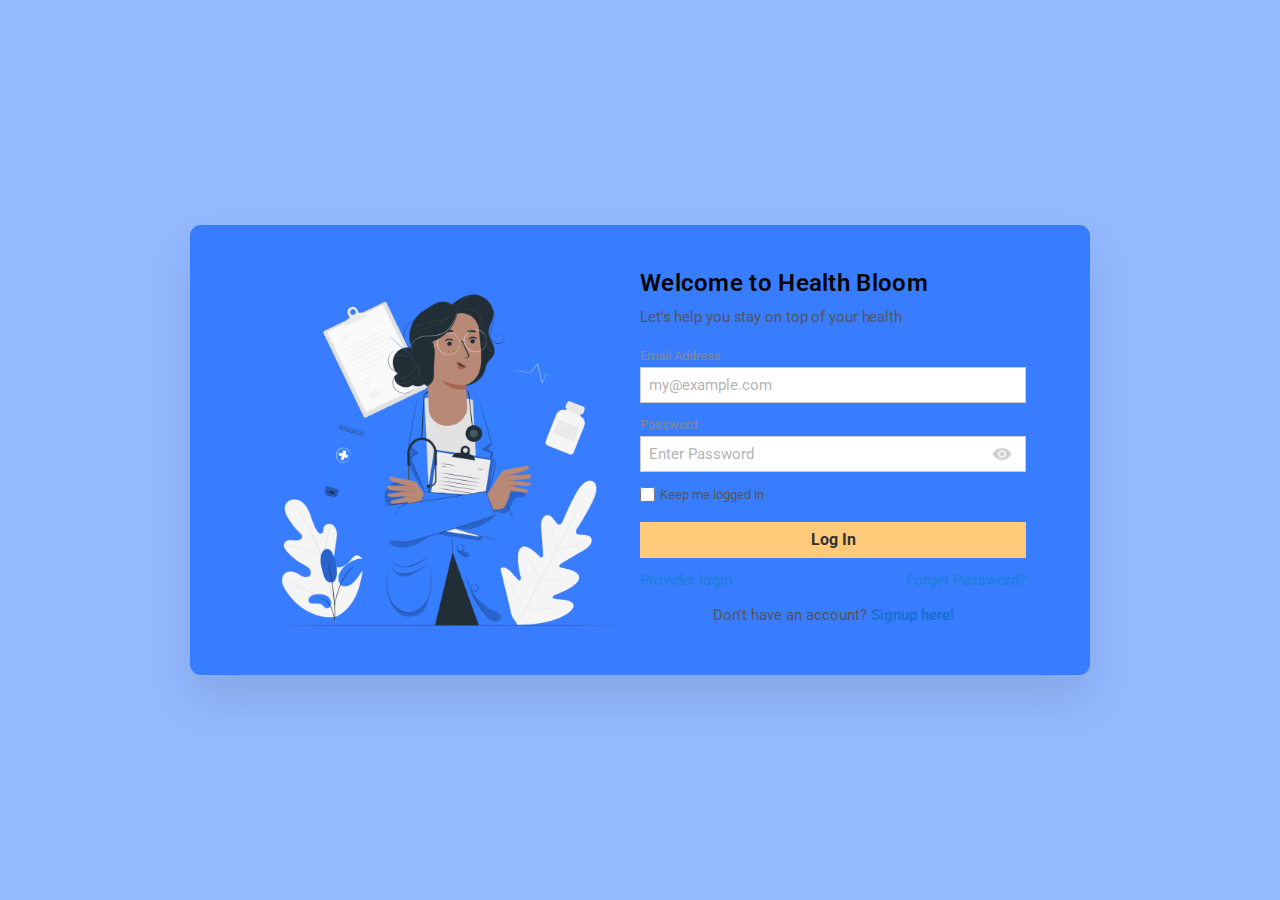
<file: index.html>
<!DOCTYPE html>
<html lang="en">

<head>
  <meta charset="UTF-8" />
  <meta http-equiv="X-UA-Compatible" content="IE=edge" />
  <meta name="viewport" content="width=device-width, initial-scale=1.0" />
  <title>Document</title>
  <link rel="preconnect" href="https://fonts.googleapis.com" />
  <link rel="preconnect" href="https://fonts.gstatic.com" crossorigin="" />
  <link href="https://fonts.googleapis.com/css2?family=Roboto:wght@300;400;500;700&amp;display=swap" rel="stylesheet" />
  <link rel="stylesheet" href="login.css" />
  <script src="login.js" defer></script>
</head>

<body>
  <section>
    <div class="container">
      <div class="login-img"></div>
      <div class="login-form">
        <h1 class="heading-primary">Welcome to Health Bloom</h1>
        <h3 class="heading-secondary">
          Let's help you stay on top of your health
        </h3>
        <div class="error-popup hidden">
          <p class="error-msg"><span class="error-msg-text">Incorrect username or password.</span>
            <img class="error-msg-close" src="images/icons8-close-24.png" alt="" />
          </p>
        </div>
        <form id="login-form-data">
          <div>
            <label class="label" for="useremail">Email Address</label>
            <input type="email" id="useremail" name="useremail" placeholder="my@example.com" required />
          </div>
          <div class="password-container">
            <label class="label" for="userpassword">Password</label>
            <input type="password" id="userpassword" name="userpassword" placeholder="Enter Password" required />
            <img class="eye-icon" onclick="showPassword('userpassword')" src="images/icons8-eye-16.png" alt="">
          </div>
          <div class="check-box">
            <input type="checkbox" id="chkbox" />
            <label class="checkbox-label" for="chkbox">
              Keep me logged in</label>
          </div>
          <button class="btn-signup" type="submit">Log In</button>
        </form>
        <div class="footer">
          <div class="login-forget-link">
            <a href="#" class="provider-login">Provider login</a>
            <a href="#" class="forget-password"> Forget Password? </a>
          </div>


          <p class='margin-bottom-md'>
            Don't have an account?
            <a id="register-page-link" class="signup-link"> Signup here!</a>
          </p>
        </div>
      </div>
      <div class="register-form hidden">
        <h1 class="heading-primary margin-bottom-sm">Register to Health Bloom</h1>
        <form name="registerFrom" id="register-form-data">
          <div>
            <label class="label" for="username">First Name</label>
            <input type="text" id="firstname" name="firstname" value="" placeholder="John" required minlength="4" />
            <label class="label" for="username">Last Name</label>
            <input type="text" id="lastname" name="lastname" value="" placeholder="smith" required minlength="1" />
            <div>
              <label class="label" for="uemail">Email Address</label>
              <input type="email" id="uemail" name="useremail" value="" placeholder="my@example.com" required />
              <div>
                <label class="label" for="usernumber">Phone No</label>
                <input type="text" id="usernumber" value="" name="usernumber"
                  placeholder=" Enter 10 digit Mobile Number. " required attern="[6-9]{1}[0-9]{9}"
                  title="Phone number with 6-9 and remaing 9 digit with 0-9" />

              </div>
              <div class="password-container">
                <label class="label" for="userpwd">Password</label>
                <input type="password" value="" id="userpwd" name="userpassword" placeholder="Enter Password" required
                  pattern="^(?=.*[a-z])(?=.*[A-Z])(?=.*[0-9])(?=.*[!@#$%^&*_=+-]).{8,12}$"
                  title='At least 1 Uppercase,1 Lowercase,1 Number,1 Symbol,Min 8 chars' />
                <img class="eye-icon" onclick="showPassword('userpwd')" src="images/icons8-eye-16.png" alt="">
              </div>
              <div class="check-box">
                <input type="checkbox" id="agree" name="agree" required />
                <label class="checkbox-label" for="agree">
                  I agree with Terms and Conditions</label>
              </div>
              <button type="submit" class="btn-signup">GET STARTED</button>
        </form>
        <div class="footer">

          <p>
            Do have an account?
            <a id="login-page-link" class="signup-link">Login here!</a>
          </p>
        </div>
      </div>
    </div>
  </section>
  <div class="success-popup hidden">
    <div class="popup-container">
      <div class="success-img"><img src="images/icons8-done-128.png" alt="success-icon"></div>
      <div class="success-cont">
        <h2 class="success-title">Success!</h2>
        <p class="success-text">Your account has been created successfully.</p>
        <button class="success-btn"> <a class="success-link" href="index.html">Go to Login &rarr;</a></button>
        <button class="success-popup-closebtn"><img class="success-popup-close" src="images/icons8-close-24.png"
            alt=""></button>
      </div>
    </div>
  </div>
</body>

</html>
</file>
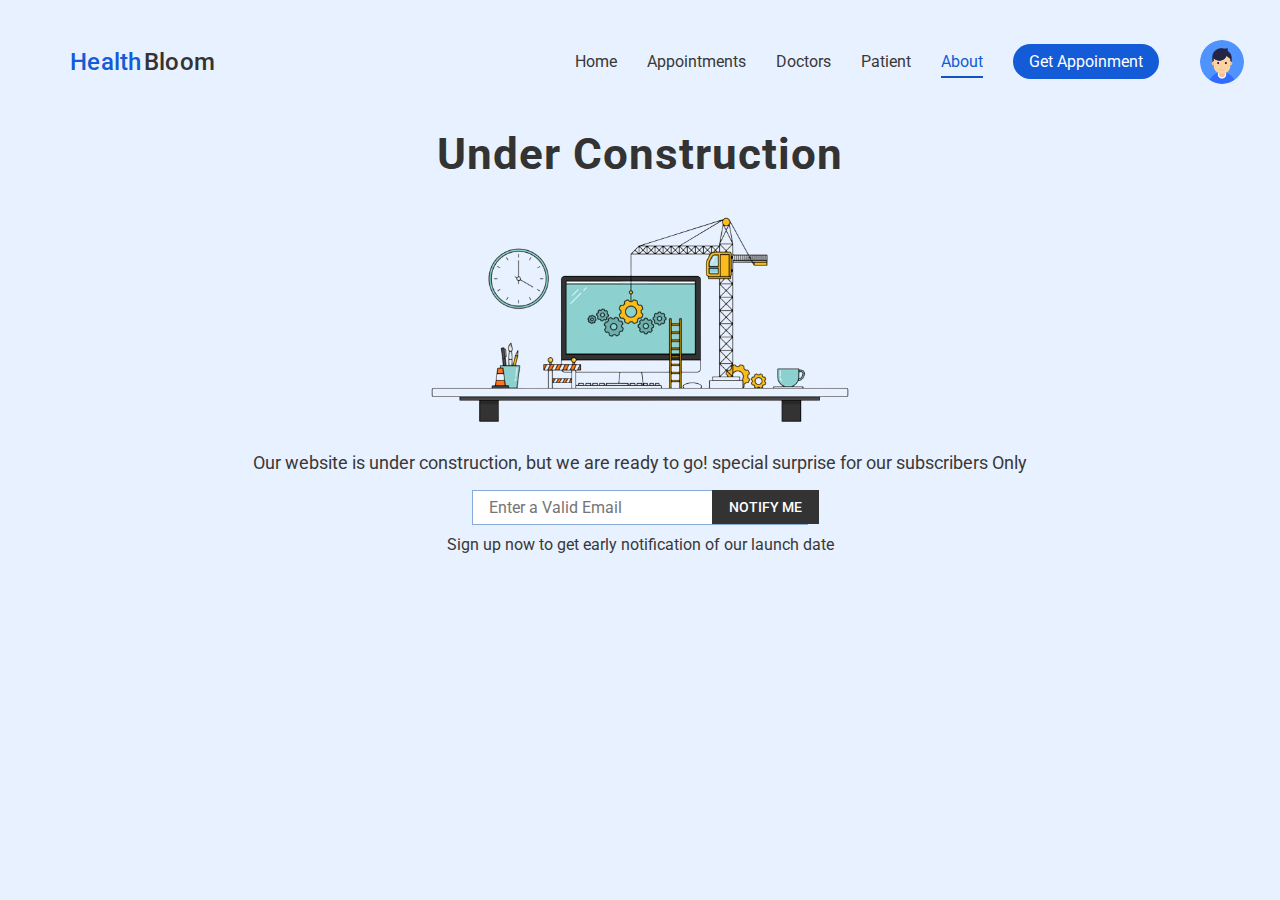
<file: about.html>
<!DOCTYPE html>
<html lang="en">
  <head>
    <meta charset="UTF-8" />
    <meta http-equiv="X-UA-Compatible" content="IE=edge" />
    <meta name="viewport" content="width=device-width, initial-scale=1.0" />
    <title>Service</title>
    <link rel="preconnect" href="https://fonts.googleapis.com" />
    <link rel="preconnect" href="https://fonts.gstatic.com" crossorigin="" />
    <link
      href="https://fonts.googleapis.com/css2?family=Roboto:wght@300;400;500;700&amp;display=swap"
      rel="stylesheet"
    />
    <link rel="stylesheet" href="homepage.css" />
    <link rel="stylesheet" href="form.css" />
    <link rel="stylesheet" href="under-construction.css" />
    <script src="script.js" defer></script>
  </head>
  <body>
    <header class="header">
      <div class="logo">
        <span>Health</span>
        <span>Bloom</span>
      </div>
      <nav>
        <ul class="nav-list">
          <li>
            <a href="homepage.html" id="homepage-link">Home</a>
          </li>
          <li>
            <a href="appointment.html" id="appoinmentpage-link"
              >Appointments</a
            >
          </li>
          <li><a href="doctors.html">Doctors</a></li>
          <li><a href="patient.html">Patient</a></li>
          <li><a class="active" href="about.html">About</a></li>
          <li onclick="showAppoinmentForm()" class="btn btn-primary">
            <a>Get Appoinment</a>
          </li>
          <li class="profile">
            <a href="#"><div class="profile-logo"></div></a>
          </li>
        </ul>
        <div class="show-profile">
          <div class="profile-details">
            <p class="profile-name">UserName</p>
            <p class="profile-email">abc@gmail.com</p>
            <a
              onclick="localStorage.removeItem('currentUserLoginData')"
              class="logout"
              href="index.html"
              >Logout</a
            >
          </div>
        </div>
      </nav>
    </header>
    <section class="work-section">
      <div class="work-container">
        <h1>Under Construction</h1>
        <img src="images/under-construnction-removebg-preview.png" alt="" />
        <p class="work-subscribe-text">
          Our website is under construction, but we are ready to go! special
          surprise for our subscribers Only
        </p>
        <div class="work-subscribe">
          <input
            class="work-subscribe-input"
            type="text"
            placeholder="Enter a Valid Email"
          />
        </div>
        <p class="work-signup-text">
          Sign up now to get early notification of our launch date
        </p>
      </div>
    </section>
    <section class="form-section">
      <div class="form-main-container">
        <div class="form-container">
          <header class="form-header">
            <h1 class="form-heading">New Patient Appoinment Form</h1>
          </header>
          <form action="#" id="appoinment-form" name="appoinmentform">
            <div>
              <label class="label">FullName</label>
              <div class="input-box input-fulname">
                <div>
                  <input
                    type="text"
                    id="userfirstname"
                    name="first_name"
                    placeholder="John "
                  />
                  <label class="label-secondary" for="username"
                    >First Name</label
                  >
                </div>
                <div>
                  <input
                    type="text"
                    id="userlastname"
                    name="last_name"
                    placeholder="Smith"
                  />
                  <label class="label-secondary" for="username"
                    >Last Name</label
                  >
                </div>
              </div>
            </div>
            <div class="input-box">
              <div>
                <label class="label" for="useremail">Email Address</label>
                <input
                  type="email"
                  id="useremail"
                  name="email_id"
                  placeholder="my@example.com"
                />
              </div>
              <div>
                <label class="label" for="usernumber">Phone No</label>
                <input
                  type="text"
                  id="usernumber"
                  name="phone_number"
                  placeholder=" +91 00000 00000"
                />
              </div>
            </div>
            <div class="input-box">
              <div>
                <label class="label" for="dob">Date of Birth</label>
                <input
                  type="date"
                  id="userdob"
                  name="date_of_birth"
                  placeholder="Date of birth"
                />
              </div>
              <div class="input-field">
                <label class="label">Gender</label>
                <div class="gender">
                  <div>
                    <input
                      type="radio"
                      name="gender"
                      value="Male"
                      id="gen1"
                    /><label for="gen1">Male</label>
                  </div>
                  <div>
                    <input
                      type="radio"
                      name="gender"
                      value="Female"
                      id="gen2"
                    /><label for="gen2">Female</label>
                  </div>
                </div>
              </div>
            </div>
            <div>
              <label class="label">Address</label>
              <div class="address">
                <input type="text" name="address" placeholder=" House No.." />
                <!-- <input type="text" name="searchTxt" placeholder="Street Address" />
                <input class="address-input" name="searchTxt" type="text" placeholder="City" />
                <input
                  class="address-input"
                  type="text"
                  name="searchTxt"
                  placeholder="District"
                />
                <input
                  class="address-input"
                  type="text"
                  name="searchTxt"
                  placeholder="State / Province"
                />
                <input
                  class="address-input"
                  type="text"
                  name="searchTxt"
                  placeholder="Postal /Zip Code"
                /> -->
              </div>
            </div>
            <div class="input-box">
              <div class="input-field">
                <label class="label" for="doctor"
                  >Which medical department do you Want?</label
                >

                <select name="department" id="category-list">  
                  <!-- <option value=""> --select category-- </option>   -->
                </select>
                
              </div>
              <div class="input-field">
                <label class="label" for="doctor">Specalist Doctors</label>

                <select name="doctor_name" id="doctor">
                  <!-- <option value=""> --select doctorName-- </option>    -->
                </select>

              </div>
            </div>
            <div class="input-box">
              <div class="input-field">
                <label class="label" for="time">Select Time</label>
                <input type="datetime-local" id="time" name="select_time" />
              </div>
              <div>
                <label class="label" for="">Contact Preference</label>
                <div class="contact">
                  <div>
                    <input type="radio" value="Email" name="contact_preference" id="contact-email"/>
                    <label class="" for="contact-email">Via Email</label>
                  </div>
                  <div>
                    <input type="radio" value="Phone" name="contact_preference" id="contact-phone"  />
                    <label class="" for="contact-phone">Via Phone</label>
                  </div>
                </div>
              </div>
            </div>
            <div class="check-box-agree">
              <input type="checkbox" id="chkbox" />
              <label class="checkbox-label" for="chkbox">
                I agree to the terms and conditions
              </label>
            </div>
            <div class="footer">
              <button
                type="submit"
                class="button"
                onclick="submitAppoinmentForm()"
              >
                Make Appoinment
              </button>
            </div>
          </form>
          <div>
            <button class="btn-close" onclick="formClose()">
              <svg
                data-v-6a943414=""
                width="24"
                height="24"
                xmlns="http://www.w3.org/2000/svg"
                class="close-icon"
              >
                <path
                  d="M6.414 5A1 1 0 1 0 5 6.414L10.586 12 5 17.586A1 1 0 1 0 6.414 19L12 13.414 17.586 19A1 1 0 1 0 19 17.586L13.414 12 19 6.414A1 1 0 1 0 17.586 5L12 10.586 6.414 5Z"
                ></path>
              </svg>
            </button>
          </div>
        </div>
      </div>
    </section>
  </body>
</html>
</file>
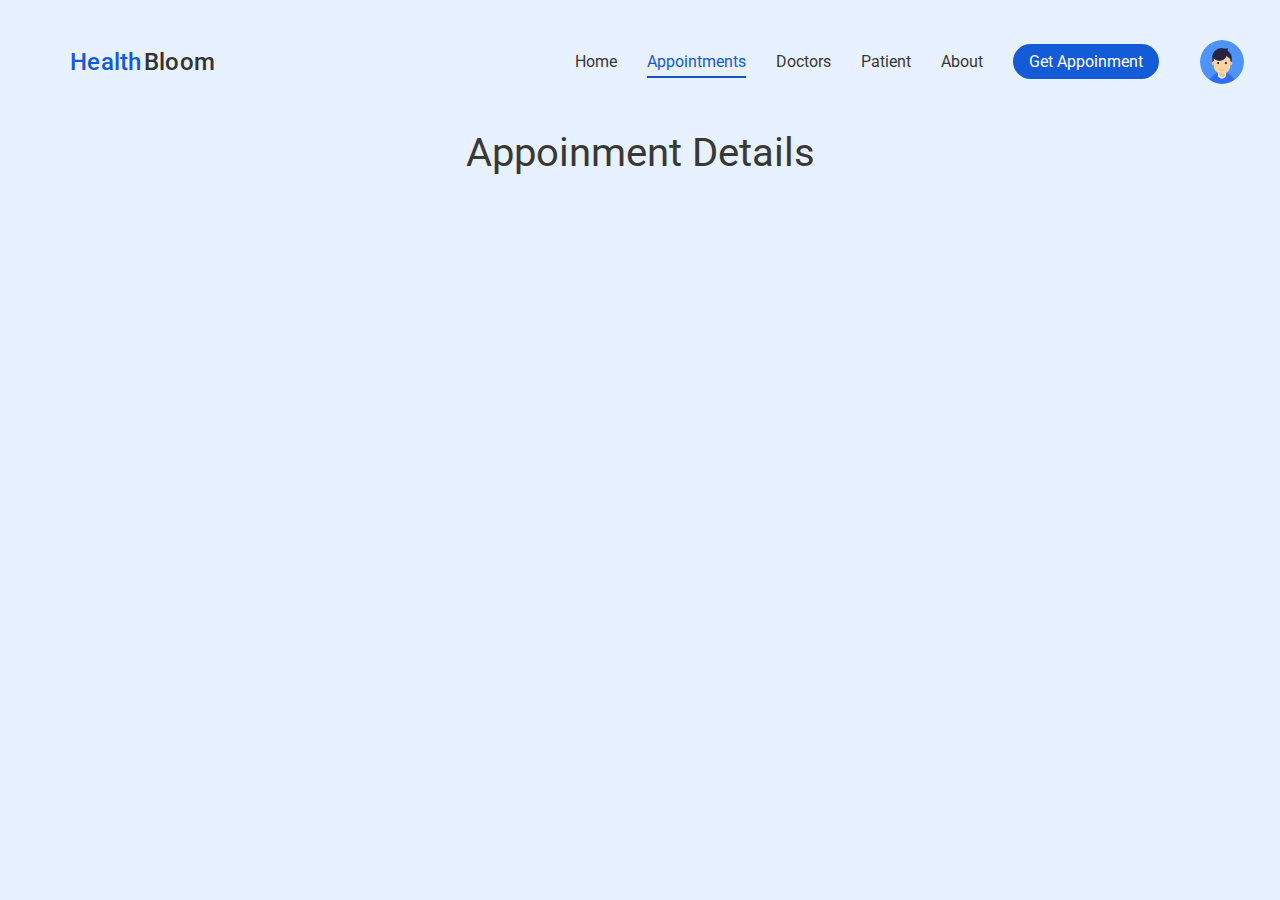
<file: appointment.html>
<!DOCTYPE html>
<html lang="en">

<head>
  <meta charset="UTF-8" />
  <meta http-equiv="X-UA-Compatible" content="IE=edge" />
  <meta name="viewport" content="width=device-width, initial-scale=1.0" />
  <title>Document</title>
  <link rel="preconnect" href="https://fonts.googleapis.com">
  <link rel="preconnect" href="https://fonts.gstatic.com" crossorigin>
  <link href="https://fonts.googleapis.com/css2?family=Roboto:wght@300;400;500;700&display=swap" rel="stylesheet">
  <link rel="stylesheet" href="homepage.css" />
  <link rel="stylesheet" href="form.css" />
  <link rel="stylesheet" href="appointment.css" />
  <link rel="stylesheet" href="">
  <script src="script.js" defer></script>
</head>

<body>
  <header class="header">
    <div class="logo">
      <span>Health</span>
      <span>Bloom</span>
    </div>
    <nav>
      <ul class="nav-list">
        <li><a href="homepage.html" id="homepage-link">Home</a></li>
        <li>
          <a href="appointment.html" class="active" id="appoinmentpage-link">Appointments</a>
        </li>
        <li><a href="doctors.html">Doctors</a></li>
        <li><a href="patient.html">Patient</a></li>
        <li><a href="about.html">About</a></li>
        <li onclick="showAppoinmentForm()" class="btn btn-primary">
          <a>Get Appoinment</a>
        </li>
        <li class="profile">
          <a href="#">
            <div class="profile-logo"></div>
          </a>
        </li>
      </ul>
      <div class="show-profile">
        <div class="profile-details">
          <p class="profile-name">UserName</p>
          <p class="profile-email">abc@gmail.com</p>
          <a onclick="sessionStorage.removeItem('data')" class="logout" href="index.html">Logout</a>
        </div>
      </div>
    </nav>
  </header>
  <div class="appointment-detail-section">
    <h3 class="appointment-title">Appoinment Details</h3>
    <div class="card-container">
      <p></p>
      <div class="card-delete">
        <div class="no-cart"></div>
        <p class="center no-data">No appoinment yet,</p>
        <p class="center no-data"> Please book your new <a class="no-data-link" onclick="showAppoinmentForm()" href="#">
            appoinment </a><span>
            &rarr;
          </span></p>
      </div>
    </div>
    <div class="card-boxs">
        
    </div>
  </div>
  <section class="form-section">
    <div class="form-main-container">
      <div class="form-container">
        <header class="form-header">
          <h1 class="form-heading">New Patient Appoinment Form</h1>
        </header>
        <form action="#" id="appoinment-form">
          <div>
            <label class="label">FullName</label>
            <div class="input-box input-fulname">
              <div>
                <input type="text" id="userfirstname" name="first_name" placeholder="John " />
                <label class="label-secondary" for="username">First Name</label>
              </div>
              <div>
                <input type="text" id="userlastname" name="last_name" placeholder="Smith" />
                <label class="label-secondary" for="username">Last Name</label>
              </div>
            </div>
          </div>
          <div class="input-box">
            <div>
              <label class="label" for="useremail">Email Address</label>
              <input type="email" id="useremail" name="email_id" placeholder="my@example.com" />
            </div>
            <div>
              <label class="label" for="usernumber">Phone No</label>
              <input type="text" id="usernumber" name="phone_number" placeholder=" +91 00000 00000" />
            </div>
          </div>
          <div class="input-box">
            <div>
              <label class="label" for="dob">Date of Birth</label>
              <input type="date" id="userdob" name="date_of_birth" placeholder="Date of birth" />
            </div>
            <div class="input-field">
              <label class="label">Gender</label>
              <div class="gender">
                <div>
                  <input type="radio" name="gender" value="Male" id="gen1" /><label for="gen1">Male</label>
                </div>
                <div>
                  <input type="radio" name="gender" value="Female" id="gen2" /><label for="gen2">Female</label>
                </div>
              </div>
            </div>
          </div>
          <div>
            <label class="label">Address</label>
            <div class="address">
              <input type="text" name="address" placeholder=" House No.." required/>
              <!-- <input type="text" name="searchTxt" placeholder="Street Address" />
              <input class="address-input" name="searchTxt" type="text" placeholder="City" />
              <input
                class="address-input"
                type="text"
                name="searchTxt"
                placeholder="District"
              />
              <input
                class="address-input"
                type="text"
                name="searchTxt"
                placeholder="State / Province"
              />
              <input
                class="address-input"
                type="text"
                name="searchTxt"
                placeholder="Postal /Zip Code"
              /> -->
            </div>
          </div>
          <div class="input-box">
            <div class="input-field">
              <label class="label" for="doctor">Which medical department do you Want?</label>

              <select name="department" id="category-list">
                <!-- <option value=""> --select category-- </option>   -->
              </select>

            </div>
            <div class="input-field">
              <label class="label" for="doctor">Specalist Doctors</label>

              <select name="doctor_name" id="doctor">
                <!-- <option value=""> --select doctorName-- </option>    -->
              </select>

            </div>
          </div>
          <div class="input-box">
            <div class="input-field">
              <label class="label" for="time">Select Time</label>
              <input type="datetime-local" id="time" name="select_time" />
            </div>
            <div>
              <label class="label" for="">Contact Preference</label>
              <div class="contact">
                <div>
                  <input type="radio" value="Email" name="contact_preference" id="contact-email" required/>
                  <label class="" for="contact-email">Via Email</label>
                </div>
                <div>
                  <input type="radio" value="Phone" name="contact_preference" id="contact-phone" required/>
                  <label class="" for="contact-phone">Via Phone</label>
                </div>
              </div>
            </div>
          </div>
          <div class="check-box-agree">
            <input type="checkbox" id="chkbox" required/>
            <label class="checkbox-label" for="chkbox">
              I agree to the terms and conditions
            </label>
          </div>
          <div class="footer">
            <button type="submit" class="button" onclick="submitAppoinmentForm()">
              Make Appoinment
            </button>
          </div>
        </form>
        <div>
          <button class="btn-close" onclick="formClose()">
            <svg data-v-6a943414="" width="24" height="24" xmlns="http://www.w3.org/2000/svg" class="close-icon">
              <path
                d="M6.414 5A1 1 0 1 0 5 6.414L10.586 12 5 17.586A1 1 0 1 0 6.414 19L12 13.414 17.586 19A1 1 0 1 0 19 17.586L13.414 12 19 6.414A1 1 0 1 0 17.586 5L12 10.586 6.414 5Z">
              </path>
            </svg>
          </button>
        </div>
      </div>
    </div>
  </section>
</body>
</html>
</file>
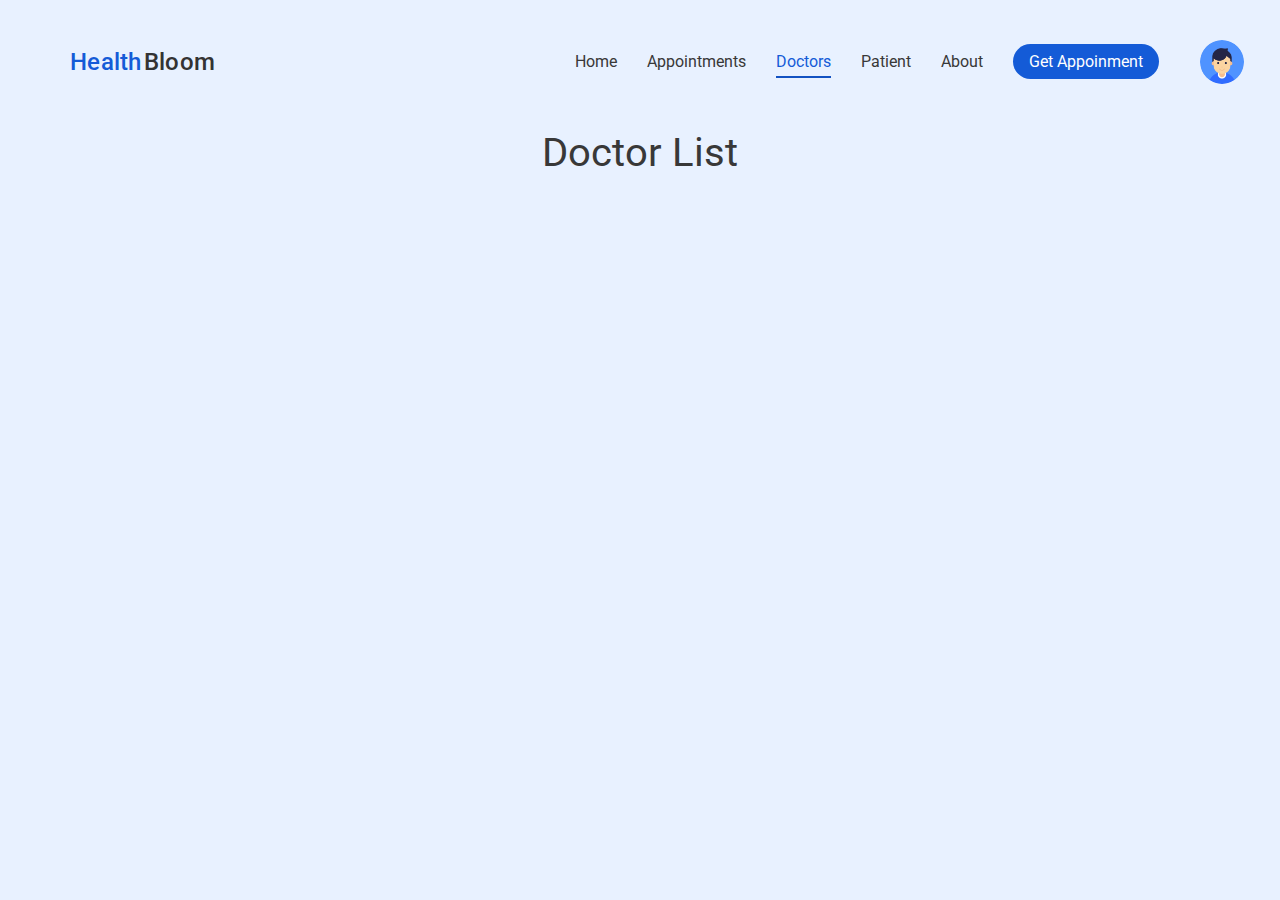
<file: doctors.html>
<!DOCTYPE html>
<html lang="en">
  <head>
    <meta charset="UTF-8" />
    <meta http-equiv="X-UA-Compatible" content="IE=edge" />
    <meta name="viewport" content="width=device-width, initial-scale=1.0" />
    <title>Service</title>
    <link rel="preconnect" href="https://fonts.googleapis.com" />
    <link rel="preconnect" href="https://fonts.gstatic.com" crossorigin="" />
    <link
      href="https://fonts.googleapis.com/css2?family=Roboto:wght@300;400;500;700&amp;display=swap"
      rel="stylesheet"
    />
    <link rel="stylesheet" href="homepage.css" />
    <link rel="stylesheet" href="form.css" />
    <link rel="stylesheet" href="doctors.css">
    <script src="script.js" defer></script>
  </head>
  <body>
    <header class="header">
      <div class="logo">
        <span>Health</span>
        <span>Bloom</span>
      </div>
      <nav>
        <ul class="nav-list">
          <li>
            <a href="homepage.html" id="homepage-link">Home</a>
          </li>
          <li>
            <a href="appointment.html" id="appoinmentpage-link"
              >Appointments</a
            >
          </li>
          <li><a class="active" href="doctors.html">Doctors</a></li>
          <li><a href="patient.html">Patient</a></li>
          <li><a href="about.html">About</a></li>
          <li onclick="showAppoinmentForm()" class="btn btn-primary">
            <a>Get Appoinment</a>
          </li>
          <li class="profile">
            <a href="#"><div class="profile-logo"></div></a>
          </li>
        </ul>
        <div class="show-profile">
          <div class="profile-details">
            <p class="profile-name">UserName</p>
            <p class="profile-email">abc@gmail.com</p>
            <a
            onclick="sessionStorage.removeItem('data')"
              class="logout"
              href="index.html"
              >Logout</a
            >
          </div>
        </div>
      </nav>
    </header>
    <section class="work-section">
      <div class="work-container">
        <h3 class="patient-title">Doctor List</h3>
        <div class="doctor-main">
        </div>
      </div>
    </section>
    <section class="form-section">
      <div class="form-main-container">
        <div class="form-container">
          <header class="form-header">
            <h1 class="form-heading">New Patient Appoinment Form</h1>
          </header>
          <form action="#" id="appoinment-form" name="appoinmentform">
            <div>
              <label class="label">FullName</label>
              <div class="input-box input-fulname">
                <div>
                  <input
                    type="text"
                    id="userfirstname"
                    name="first_name"
                    placeholder="John "
                  />
                  <label class="label-secondary" for="username"
                    >First Name</label
                  >
                </div>
                <div>
                  <input
                    type="text"
                    id="userlastname"
                    name="last_name"
                    placeholder="Smith"
                  />
                  <label class="label-secondary" for="username"
                    >Last Name</label
                  >
                </div>
              </div>
            </div>
            <div class="input-box">
              <div>
                <label class="label" for="useremail">Email Address</label>
                <input
                  type="email"
                  id="useremail"
                  name="email_id"
                  placeholder="my@example.com"
                />
              </div>
              <div>
                <label class="label" for="usernumber">Phone No</label>
                <input
                  type="text"
                  id="usernumber"
                  name="phone_number"
                  placeholder=" +91 00000 00000"
                />
              </div>
            </div>
            <div class="input-box">
              <div>
                <label class="label" for="dob">Date of Birth</label>
                <input
                  type="date"
                  id="userdob"
                  name="date_of_birth"
                  placeholder="Date of birth"
                />
              </div>
              <div class="input-field">
                <label class="label">Gender</label>
                <div class="gender">
                  <div>
                    <input
                      type="radio"
                      name="gender"
                      value="Male"
                      id="gen1"
                    /><label for="gen1">Male</label>
                  </div>
                  <div>
                    <input
                      type="radio"
                      name="gender"
                      value="Female"
                      id="gen2"
                    /><label for="gen2">Female</label>
                  </div>
                </div>
              </div>
            </div>
            <div>
              <label class="label">Address</label>
              <div class="address">
                <input type="text" name="address" placeholder=" House No.." />
                <!-- <input type="text" name="searchTxt" placeholder="Street Address" />
                <input class="address-input" name="searchTxt" type="text" placeholder="City" />
                <input
                  class="address-input"
                  type="text"
                  name="searchTxt"
                  placeholder="District"
                />
                <input
                  class="address-input"
                  type="text"
                  name="searchTxt"
                  placeholder="State / Province"
                />
                <input
                  class="address-input"
                  type="text"
                  name="searchTxt"
                  placeholder="Postal /Zip Code"
                /> -->
              </div>
            </div>
            <div class="input-box">
              <div class="input-field">
                <label class="label" for="doctor"
                  >Which medical department do you Want?</label
                >

                <select name="department" id="category-list">  
                  <!-- <option value=""> --select category-- </option>   -->
                </select>
                
              </div>
              <div class="input-field">
                <label class="label" for="doctor">Specalist Doctors</label>

                <select name="doctor_name" id="doctor">
                  <!-- <option value=""> --select doctorName-- </option>    -->
                </select>

              </div>
            </div>
            <div class="input-box">
              <div class="input-field">
                <label class="label" for="time">Select Time</label>
                <input type="datetime-local" id="time" name="select_time" />
              </div>
              <div>
                <label class="label" for="">Contact Preference</label>
                <div class="contact">
                  <div>
                    <input type="radio" value="Email" name="contact_preference" id="contact-email"  />
                    <label class="" for="contact-email">Via Email</label>
                  </div>
                  <div>
                    <input type="radio" value="Phone" name="contact_preference" id="contact-phone"  />
                    <label class="" for="contact-phone">Via Phone</label>
                  </div>
                </div>
              </div>
            </div>
            <div class="check-box-agree">
              <input type="checkbox" id="chkbox" />
              <label class="checkbox-label" for="chkbox">
                I agree to the terms and conditions
              </label>
            </div>
            <div class="footer">
              <button
                type="submit"
                class="button"
                onclick="submitAppoinmentForm()"
              >
                Make Appoinment
              </button>
            </div>
          </form>
          <div>
            <button class="btn-close" onclick="formClose()">
              <svg
                data-v-6a943414=""
                width="24"
                height="24"
                xmlns="http://www.w3.org/2000/svg"
                class="close-icon"
              >
                <path
                  d="M6.414 5A1 1 0 1 0 5 6.414L10.586 12 5 17.586A1 1 0 1 0 6.414 19L12 13.414 17.586 19A1 1 0 1 0 19 17.586L13.414 12 19 6.414A1 1 0 1 0 17.586 5L12 10.586 6.414 5Z"
                ></path>
              </svg>
            </button>
          </div>
        </div>
      </div>
    </section>
  </body>
</html>
</file>
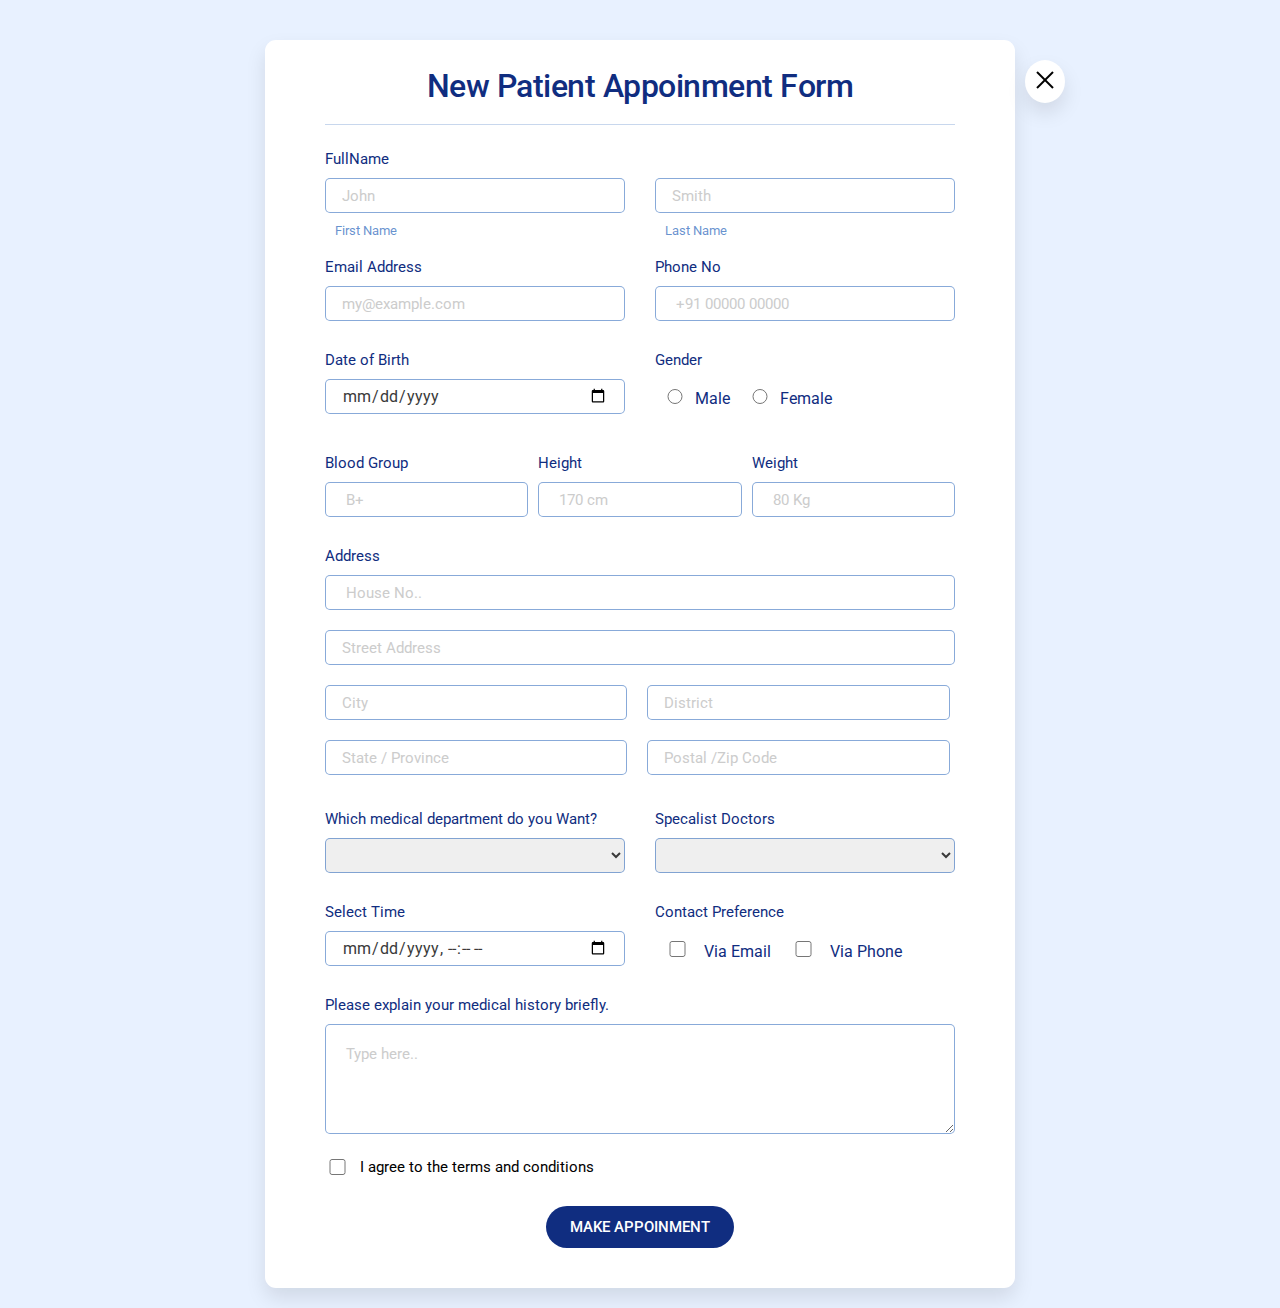
<file: form.html>
<!DOCTYPE html>
<html lang="en">
  <head>
    <meta charset="UTF-8" />
    <meta http-equiv="X-UA-Compatible" content="IE=edge" />
    <meta name="viewport" content="width=device-width, initial-scale=1.0" />
    <title>Document</title>
    <link rel="preconnect" href="https://fonts.googleapis.com" />
    <link rel="preconnect" href="https://fonts.gstatic.com" crossorigin="" />
    <link
      href="https://fonts.googleapis.com/css2?family=Roboto:wght@300;400;500;700&amp;display=swap"
      rel="stylesheet"
    />
    <link rel="stylesheet" href="form.css" />
  </head>
  <body>
    <div class="form-container">
      <header class="form-header">
        <h1 class="form-heading">New Patient Appoinment Form</h1>
      </header>
      <form action="#" id="appoinment-form" name="appoinmentform">
        <div>
          <label class="label">FullName</label>
          <div class="input-box input-fulname">
            <div>
              <input
                type="text"
                id="userfirstname"
                name="userfirstname"
                placeholder="John "
              />
              <label class="label-secondary" for="username">First Name</label>
            </div>
            <div>
              <input
                type="text"
                id="userlastname"
                name="userlastname"
                placeholder="Smith"
              />
              <label class="label-secondary" for="username">Last Name</label>
            </div>
          </div>
        </div>
        <div class="input-box">
          <div>
            <label class="label" for="useremail">Email Address</label>
            <input
              type="email"
              id="useremail"
              name="useremail"
              placeholder="my@example.com"
            />
          </div>
          <div>
            <label class="label" for="usernumber">Phone No</label>
            <input
              type="text"
              id="usernumber"
              name="usernumber"
              placeholder=" +91 00000 00000"
            />
          </div>
        </div>
        <div class="input-box">
          <div>
            <label class="label" for="dob">Date of Birth</label>
            <input
              type="date"
              id="userdob"
              name="userdob"
              placeholder="Date of birth"
            />
          </div>
          <div class="input-field">
            <label class="label">Gender</label>
            <div class="gender">
              <div>
                <input
                  type="radio"
                  name="gender"
                  value="Male"
                  id="gen1"
                /><label for="gen1">Male</label>
              </div>
              <div>
                <input
                  type="radio"
                  name="gender"
                  value="Female"
                  id="gen2"
                /><label for="gen2">Female</label>
              </div>
            </div>
          </div>
        </div>
        <div class="input-col-3">
          <div>
            <label class="label" for="bloodgroup">Blood Group</label>
            <input
              type="text"
              id="bloodgroup"
              name="bloodgroup"
              placeholder=" B+ "
            />
          </div>
          <div>
            <label class="label" for="height">Height</label>
            <input
              type="number"
              id="height"
              name="height"
              placeholder=" 170 cm "
            />
          </div>
          <div>
            <label class="label" for="weight">Weight</label>
            <input
              type="number"
              id="weight"
              name="weight"
              placeholder=" 80 Kg "
            />
          </div>
        </div>
        <div>
          <label class="label">Address</label>
          <div class="address">
            <input type="text" placeholder=" House No.." />
            <input type="text" placeholder="Street Address" />
            <input class="address-input" type="text" placeholder="City" />
            <input class="address-input" type="text" placeholder="District" />
            <input
              class="address-input"
              type="text"
              placeholder="State / Province"
            />
            <input
              class="address-input"
              type="text"
              placeholder="Postal /Zip Code"
            />
          </div>
        </div>
        <div class="input-box">
          <div class="input-field">
            <label class="label" for="doctor"
              >Which medical department do you Want?</label
            >

            <select name="checkup" id="category-list">
            </select>

          </div>
          <div class="input-field">
            <label class="label" for="doctor">Specalist Doctors</label>

            <select name="doctorName" id="doctor">
            </select>
            
          </div>
        </div>
        <div class="input-box">
          <div class="input-field">
            <label class="label" for="time">Select Time</label>
            <input type="datetime-local" id="time" name="appoinmentTime" />
          </div>
          <div>
            <label class="label" for="">Contact Preference</label>
            <div class="contact">
              <div>
                <input type="checkbox" id="contact-email" name="contact" />
                <label class="" for="contact-email">Via Email</label>
              </div>
              <div>
                <input type="checkbox" id="contact-phone" name="contact" />
                <label class="" for="contact-phone">Via Phone</label>
              </div>
            </div>
          </div>
        </div>
        <div class="text-box">
          <label class="label" for="description"
            >Please explain your medical history briefly.</label
          >
          <textarea
            name="description"
            id="description"
            rows="7"
            placeholder="Type here.."
          ></textarea>
        </div>
        <div class="check-box-agree">
          <input type="checkbox" id="chkbox" />
          <label class="checkbox-label" for="chkbox">
            I agree to the terms and conditions
          </label>
        </div>
        <div class="footer">
          <button type="button" class="button" onclick="submitAppoinmentForm()">
            Make Appoinment
          </button>
        </div>
      </form>
      <div>
        <button class="btn-close" onclick="formClose()">
          <img src="images/icons8-close-24.png" alt="" />
        </button>
      </div>
    </div>
    <div class="success-popup hidden">
      <div class="popup-container">
      <div class="success-img"><img src="images/icons8-done-128.png" alt="success-icon"></div>  
      <div class="success-cont">
        <h2 class="success-title">Success!</h2>
        <p class="success-text">Your appointment has been created successfully.</p>
       <button   class="success-btn"> <a class="success-link" href="AppoinmentPage.html">go to appointment&rarr;</a></button>
       <button  class="success-popup-closebtn"><img class="success-popup-close" src="images/icons8-close-24.png" alt=""></button>
      </div>
      </div>
    </div>
  </body>
  <!-- <script>
    let dataArr = [];
    function submitAppoinmentForm() {
      let formdata = document.getElementById("appoinment-form");
      let gender = document.appoinmentform.gender.value;
      let formValue = new FormData(formdata);
      let patientdata = {};
      for (const [key, value] of formValue) {
        patientdata[key] = value;
      }
      patientdata["gender"] = gender;

      dataArr.push(patientdata);

      localStorage.setItem("patientData", JSON.stringify(dataArr));
      window.location.href = "patient.html";
    }
    function formClose() {
      window.location.href = "main.html";
    }
  </script> -->
</html>
</file>
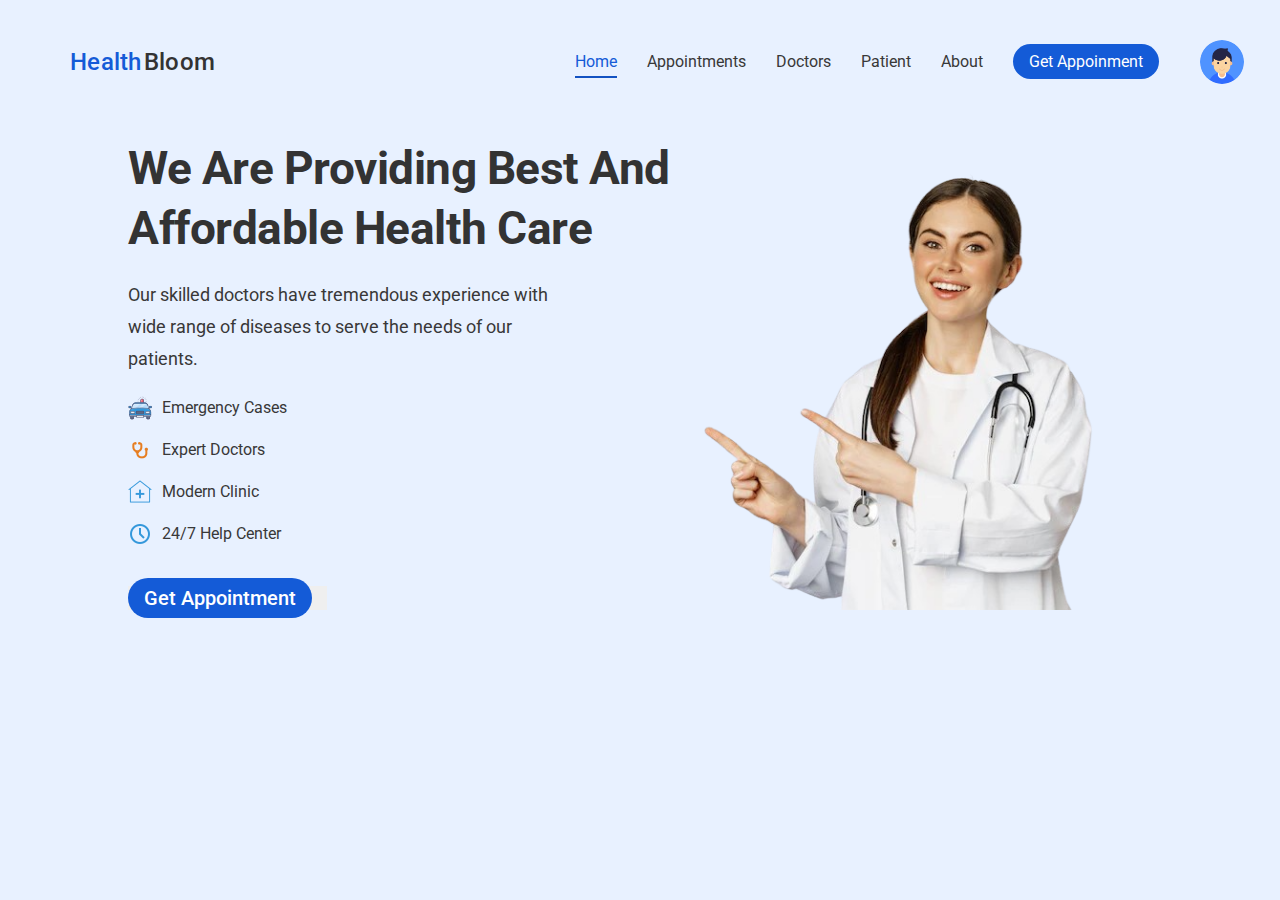
<file: homepage.html>
<!DOCTYPE html>
<html lang="en">
  <head>
    <meta charset="UTF-8" />
    <meta http-equiv="X-UA-Compatible" content="IE=edge" />
    <meta name="viewport" content="width=device-width, initial-scale=1.0" />
    <title>Document</title>
    <link rel="preconnect" href="https://fonts.googleapis.com" />
    <link rel="preconnect" href="https://fonts.gstatic.com" crossorigin="" />
    <link
      href="https://fonts.googleapis.com/css2?family=Roboto:wght@300;400;500;700&amp;display=swap"
      rel="stylesheet"
      />
    <link rel="stylesheet" href="homepage.css" />
    <link rel="stylesheet" href="form.css" />
    <script src="script.js" defer></script>
  </head>
  <body>
    <header class="header">
      <div class="logo">
        <span>Health</span>
        <span>Bloom</span>
      </div>
      <nav>
        <ul class="nav-list">
          <li>
            <a href="homepage.html" class="active" id="homepage-link">Home</a>
          </li>
          <li>
            <a href="appointment.html" id="appoinmentpage-link"
              >Appointments</a
            >
          </li>
          <li><a href="doctors.html">Doctors</a></li>
          <li><a href="patient.html">Patient</a></li>
          <li><a href="about.html">About</a></li>
          <li onclick="showAppoinmentForm()" class="btn btn-primary">
            <a>Get Appoinment</a>
          </li>
          <li class="profile">
            <a href="#"><div class="profile-logo"></div></a>
          </li>
        </ul>
        <div class="show-profile">
          <div class="profile-details">
            <p class="profile-name">UserName</p>
            <p class="profile-email">abc@gmail.com</p>
            <a
            onclick="sessionStorage.removeItem('data')"
              class="logout"
              href="index.html"
              >Logout</a
            >
          </div>
        </div>
      </nav>
    </header>

    <section class="main-section">
      <div class="main-container">
        <div class="main-content">
          <h1>We Are Providing Best And Affordable Health Care</h1>
          <p class="description">
            Our skilled doctors have tremendous experience with wide range of
            diseases to serve the needs of our patients.
          </p>
          <ul class="feature-lists">
            <li>
              <img
                class="tick-icon"
                src="images/icons8-emergency-24.png"
                alt="tick-icon"
              />
              <span>Emergency Cases</span>
            </li>
            <li>
              <img
                class="tick-icon"
                src="images/stethoscope-org.png"
                alt="tick-icon"
              />
              <span>Expert Doctors</span>
            </li>
            <li>
              <img class="tick-icon" src="images/clinic.png" alt="tick-icon" />
              <span>Modern Clinic</span>
            </li>
            <li>
              <img class="tick-icon" src="images/clock.png" alt="tick-icon" />
              <span>24/7 Help Center</span>
            </li>
          </ul>
          <div class="links">
            <button onclick="showAppoinmentForm()">
              <a class="btn btn-primary" href="#">Get Appointment</a>
            </button>
          </div>
        </div>
      </div>
      <div class="img"></div>
    </section>
    <section class="form-section">
      <div class="form-main-container">
        <div class="form-container">
          <header class="form-header">
            <h1 class="form-heading">New Patient Appoinment Form</h1>
          </header>
          <form action="#" id="appoinment-form" name="appoinmentform">
            <div>
              <label class="label">FullName</label>
              <div class="input-box input-fulname">
                <div>
                  <input
                    type="text"
                    id="userfirstname"
                    name="first_name"
                    placeholder="John "
                  />
                  <label class="label-secondary" for="username"
                    >First Name</label
                  >
                </div>
                <div>
                  <input
                    type="text"
                    id="userlastname"
                    name="last_name"
                    placeholder="Smith"
                  />
                  <label class="label-secondary" for="username"
                    >Last Name</label
                  >
                </div>
              </div>
            </div>
            <div class="input-box">
              <div>
                <label class="label" for="useremail">Email Address</label>
                <input
                  type="email"
                  id="useremail"
                  name="email_id"
                  placeholder="my@example.com"
                />
              </div>
              <div>
                <label class="label" for="usernumber">Phone No</label>
                <input
                  type="text"
                  id="usernumber"
                  name="phone_number"
                  placeholder=" +91 00000 00000"
                />
              </div>
            </div>
            <div class="input-box">
              <div>
                <label class="label" for="dob">Date of Birth</label>
                <input
                  type="date"
                  id="userdob"
                  name="date_of_birth"
                  placeholder="Date of birth"
                />
              </div>
              <div class="input-field">
                <label class="label">Gender</label>
                <div class="gender">
                  <div>
                    <input
                      type="radio"
                      name="gender"
                      value="Male"
                      id="gen1"
                    /><label for="gen1">Male</label>
                  </div>
                  <div>
                    <input
                      type="radio"
                      name="gender"
                      value="Female"
                      id="gen2"
                    /><label for="gen2">Female</label>
                  </div>
                </div>
              </div>
            </div>
            <div>
              <label class="label">Address</label>
              <div class="address">
                <input type="text" name="address" placeholder=" House No.." />
                <!-- <input type="text" name="searchTxt" placeholder="Street Address" />
                <input class="address-input" name="searchTxt" type="text" placeholder="City" />
                <input
                  class="address-input"
                  type="text"
                  name="searchTxt"
                  placeholder="District"
                />
                <input
                  class="address-input"
                  type="text"
                  name="searchTxt"
                  placeholder="State / Province"
                />
                <input
                  class="address-input"
                  type="text"
                  name="searchTxt"
                  placeholder="Postal /Zip Code"
                /> -->
              </div>
            </div>
            <div class="input-box">
              <div class="input-field">
                <label class="label" for="doctor"
                  >Which medical department do you Want?</label
                >

                <select name="department" id="category-list">  
                  <!-- <option value=""> --select category-- </option>   -->
                </select>
                
              </div>
              <div class="input-field">
                <label class="label" for="doctor">Specalist Doctors</label>

                <select name="doctor_name" id="doctor">
                  <!-- <option value=""> --select doctorName-- </option>    -->
                </select>

              </div>
            </div>
            <div class="input-box">
              <div class="input-field">
                <label class="label" for="time">Select Time</label>
                <input type="datetime-local" id="time" name="select_time" />
              </div>
              <div>
                <label class="label" for="">Contact Preference</label>
                <div class="contact">
                  <div>
                    <input type="radio" value="Email" name="contact_preference" id="contact-email" required/>
                    <label class="" for="contact-email">Via Email</label>
                  </div>
                  <div>
                    <input type="radio" value="Phone" name="contact_preference" id="contact-phone" required />
                    <label class="" for="contact-phone">Via Phone</label>
                  </div>
                </div>
              </div>
            </div>
            <div class="check-box-agree">
              <input type="checkbox" id="chkbox" required/>
              <label class="checkbox-label" for="chkbox">
                I agree to the terms and conditions
              </label>
            </div>
            <div class="footer">
              <button
                type="submit"
                class="button"
                onclick="submitAppoinmentForm()"
              >
                Make Appoinment
              </button>
            </div>
          </form>
          <div>
            <button class="btn-close" onclick="formClose()">
              <svg
                data-v-6a943414=""
                width="24"
                height="24"
                xmlns="http://www.w3.org/2000/svg"
                class="close-icon"
              >
                <path
                  d="M6.414 5A1 1 0 1 0 5 6.414L10.586 12 5 17.586A1 1 0 1 0 6.414 19L12 13.414 17.586 19A1 1 0 1 0 19 17.586L13.414 12 19 6.414A1 1 0 1 0 17.586 5L12 10.586 6.414 5Z"
                ></path>
              </svg>
            </button>
          </div>
        </div>
      </div>
    </section>
  </body>
</html>
</file>
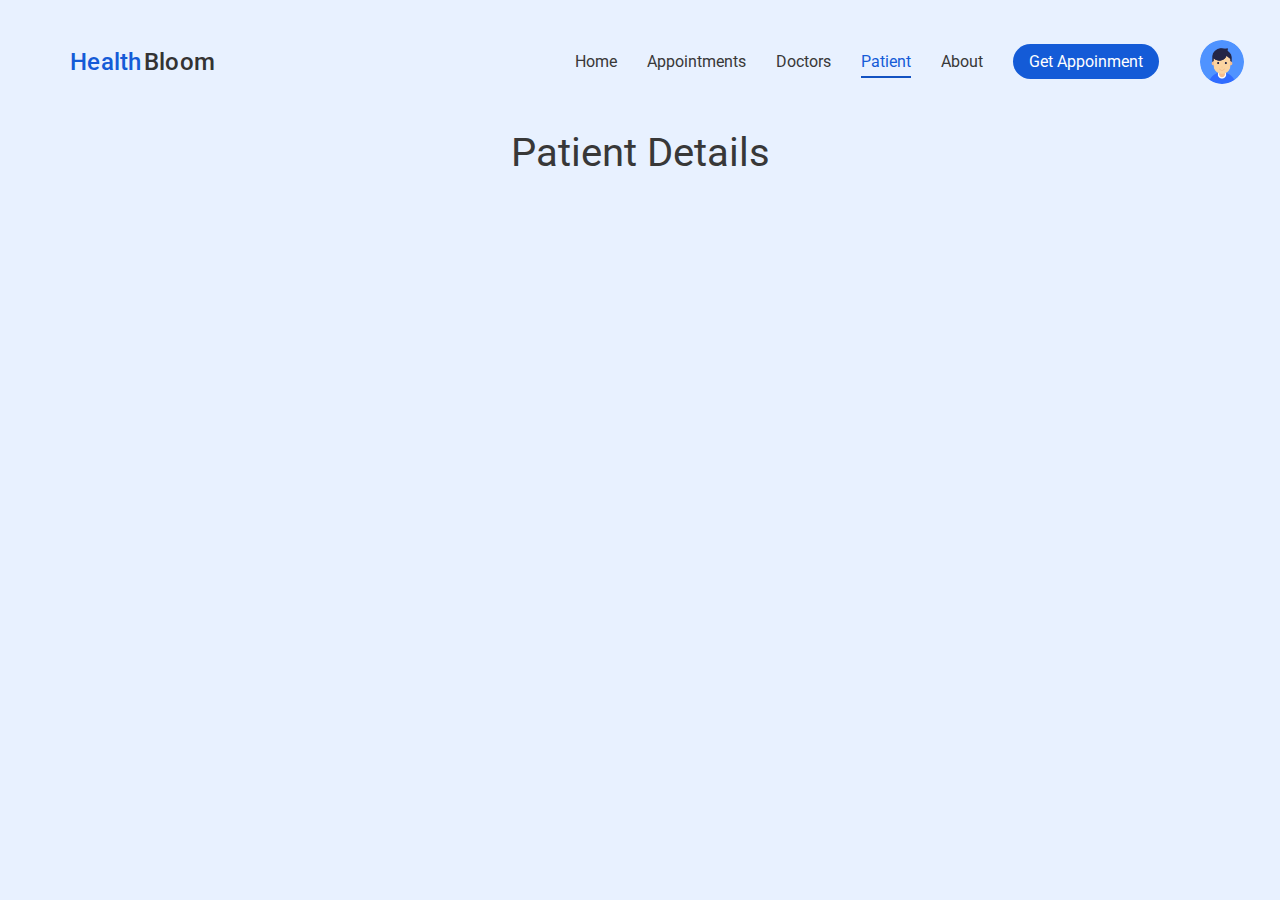
<file: patient.html>
<!DOCTYPE html>
<html lang="en">
  <head>
    <meta charset="UTF-8" />
    <meta http-equiv="X-UA-Compatible" content="IE=edge" />
    <meta name="viewport" content="width=device-width, initial-scale=1.0" />
    <title>Service</title>
    <link rel="preconnect" href="https://fonts.googleapis.com" />
    <link rel="preconnect" href="https://fonts.gstatic.com" crossorigin="" />
    <link
      href="https://fonts.googleapis.com/css2?family=Roboto:wght@300;400;500;700&amp;display=swap"
      rel="stylesheet"
    />
    <link rel="stylesheet" href="homepage.css" />
    <link rel="stylesheet" href="form.css" />
    <link rel="stylesheet" href="doctors.css" />
    <script src="script.js" defer></script>
  </head>
  <body>
    <header class="header">
      <div class="logo">
        <span>Health</span>
        <span>Bloom</span>
      </div>
      <nav>
        <ul class="nav-list">
          <li>
            <a href="homepage.html" id="homepage-link">Home</a>
          </li>
          <li>
            <a href="appointment.html" id="appoinmentpage-link"
              >Appointments</a
            >
          </li>
          <li><a href="doctors.html">Doctors</a></li>
          <li><a class="active" href="patient.html">Patient</a></li>
          <li><a href="about.html">About</a></li>
          <li onclick="showAppoinmentForm()" class="btn btn-primary">
            <a>Get Appoinment</a>
          </li>
          <li class="profile">
            <a href="#"><div class="profile-logo"></div></a>
          </li>
        </ul>
        <div class="show-profile">
          <div class="profile-details">
            <p class="profile-name">UserName</p>
            <p class="profile-email">abc@gmail.com</p>
            <a
            onclick="sessionStorage.removeItem('data')"
              class="logout"
              href="index.html"
              >Logout</a
            >
          </div>
        </div>
      </nav>
    </header>
        <div class="work-container">
            <h3 class="patient-title">Patient Details</h3>
            <div class="patient-main">
              
            </div>
        </div>
    <section class="form-section">
      <div class="form-main-container">
        <div class="form-container">
          <header class="form-header">
            <h1 class="form-heading">New Patient Appoinment Form</h1>
          </header>
          <form action="#" id="appoinment-form" name="appoinmentform">
            <div>
              <label class="label">FullName</label>
              <div class="input-box input-fulname">
                <div>
                  <input
                    type="text"
                    id="userfirstname"
                    name="first_name"
                    placeholder="John "
                  />
                  <label class="label-secondary" for="username"
                    >First Name</label
                  >
                </div>
                <div>
                  <input
                    type="text"
                    id="userlastname"
                    name="last_name"
                    placeholder="Smith"
                  />
                  <label class="label-secondary" for="username"
                    >Last Name</label
                  >
                </div>
              </div>
            </div>
            <div class="input-box">
              <div>
                <label class="label" for="useremail">Email Address</label>
                <input
                  type="email"
                  id="useremail"
                  name="email_id"
                  placeholder="my@example.com"
                />
              </div>
              <div>
                <label class="label" for="usernumber">Phone No</label>
                <input
                  type="text"
                  id="usernumber"
                  name="phone_number"
                  placeholder=" +91 00000 00000"
                />
              </div>
            </div>
            <div class="input-box">
              <div>
                <label class="label" for="dob">Date of Birth</label>
                <input
                  type="date"
                  id="userdob"
                  name="date_of_birth"
                  placeholder="Date of birth"
                />
              </div>
              <div class="input-field">
                <label class="label">Gender</label>
                <div class="gender">
                  <div>
                    <input
                      type="radio"
                      name="gender"
                      value="Male"
                      id="gen1"
                    /><label for="gen1">Male</label>
                  </div>
                  <div>
                    <input
                      type="radio"
                      name="gender"
                      value="Female"
                      id="gen2"
                    /><label for="gen2">Female</label>
                  </div>
                </div>
              </div>
            </div>
            <div>
              <label class="label">Address</label>
              <div class="address">
                <input type="text" name="address" placeholder=" House No.." />
                <!-- <input type="text" name="searchTxt" placeholder="Street Address" />
                <input class="address-input" name="searchTxt" type="text" placeholder="City" />
                <input
                  class="address-input"
                  type="text"
                  name="searchTxt"
                  placeholder="District"
                />
                <input
                  class="address-input"
                  type="text"
                  name="searchTxt"
                  placeholder="State / Province"
                />
                <input
                  class="address-input"
                  type="text"
                  name="searchTxt"
                  placeholder="Postal /Zip Code"
                /> -->
              </div>
            </div>
            <div class="input-box">
              <div class="input-field">
                <label class="label" for="doctor"
                  >Which medical department do you Want?</label
                >

                <select name="department" id="category-list">  
                  <!-- <option value=""> --select category-- </option>   -->
                </select>
                
              </div>
              <div class="input-field">
                <label class="label" for="doctor">Specalist Doctors</label>

                <select name="doctor_name" id="doctor">
                  <!-- <option value=""> --select doctorName-- </option>    -->
                </select>

              </div>
            </div>
            <div class="input-box">
              <div class="input-field">
                <label class="label" for="time">Select Time</label>
                <input type="datetime-local" id="time" name="select_time" />
              </div>
              <div>
                <label class="label" for="">Contact Preference</label>
                <div class="contact">
                  <div>
                    <input type="radio" value="Email" name="contact_preference" id="contact-email"/>
                    <label class="" for="contact-email">Via Email</label>
                  </div>
                  <div>
                    <input type="radio" value="Phone" name="contact_preference" id="contact-phone"  />
                    <label class="" for="contact-phone">Via Phone</label>
                  </div>
                </div>
              </div>
            </div>
            <div class="check-box-agree">
              <input type="checkbox" id="chkbox" />
              <label class="checkbox-label" for="chkbox">
                I agree to the terms and conditions
              </label>
            </div>
            <div class="footer">
              <button
                type="submit"
                class="button"
                onclick="submitAppoinmentForm()"
              >
                Make Appoinment
              </button>
            </div>
          </form>
          <div>
            <button class="btn-close" onclick="formClose()">
              <svg
                data-v-6a943414=""
                width="24"
                height="24"
                xmlns="http://www.w3.org/2000/svg"
                class="close-icon"
              >
                <path
                  d="M6.414 5A1 1 0 1 0 5 6.414L10.586 12 5 17.586A1 1 0 1 0 6.414 19L12 13.414 17.586 19A1 1 0 1 0 19 17.586L13.414 12 19 6.414A1 1 0 1 0 17.586 5L12 10.586 6.414 5Z"
                ></path>
              </svg>
            </button>
          </div>
        </div>
      </div>
    </section>
  </body>
</html>
</file>
<file: login.css>
* {
  margin: 0;
  padding: 0;
  box-sizing: border-box;
  font-family: "Roboto", sans-serif;
  font-weight: 400;
  color: #555;
  line-height: 1;
}
section {
  display: flex;
  justify-content: center;
  align-items: center;
  width: 100%;
  height: 100vh;
  background-color: #94b9ff;
}
.container {
  padding: 44px 64px 32px;
  width: 900px;
  display: grid;
  background-color: #f8f9fa;
  background-image: linear-gradient(140deg, #387dff 30%);
  background-color: #fdf2e9;
  background-color: #fff;
  grid-template-columns: 1fr 1fr;
  box-shadow: 0 24px 48px rgba(0, 0, 0, 0.1);
  border-radius: 11px;
}
.login-img {
  background-image: url("images/dr-img.png");
  background-position: center;
  background-size: cover;
}
.heading-primary {
  color: #050505;
  font-size: 24px;
  font-weight: 600;
  line-height: 1.2;
  letter-spacing: 0.3px;
  margin-bottom: 8px;
}
.heading-secondary {
  color: #555;
  margin-bottom: 20px;
  line-height: 1.6;
  font-size: 15px;
  letter-spacing: -0.1px;
}
.label {
  display: block;
  font-size: 13px;
  color: #888;
  margin-bottom: 5px;
}
input:not(input[type="checkbox"]) {
  width: 100%;
  padding: 8px;
  margin-bottom: 15px;
  font-size: 15px;
  border: 1px solid #ccc;
}
input[type="checkbox"] {
  height: 15px;
  width: 15px;
}
input::placeholder {
  color: rgba(153, 153, 153, 0.749);
}
.check-box {
  display: flex;
  align-items: center;
  gap: 5px;
  font-size: 13px;
}
.checkbox-label {
  cursor: pointer;
}
.btn-signup {
  display: block;
  padding: 10px;
  width: 100%;
  background-color: #ffca7a;
  font-weight: 700;
  color: #333;
  margin: 20px 0 15px;
  border: none;
  cursor: pointer;
}
.btn-signup:hover {
  background-color: #e6b66e;
}
.login-forget-link {
  display: flex;
  align-items: center;
  justify-content: space-between;
}
.login-forget-link a {
  text-decoration: none;
  color: #1c7ed6;
  font-size: 15px;
}
p {
  font-size: 15px;
  text-align: center;
}
.font-weight {
  font-weight: 500;
  margin: 10px 0 15px;
}
.social-media-links {
  list-style: none;
  display: flex;
  align-items: center;
  justify-content: space-around;
  margin-bottom: 20px;
}
.social-media-links li {
  padding: 6px 20px;

  border-radius: 5px;
}
.google-link span {
  color: #333 !important;
}
.google-link .icons {
  fill: #333;
}
.icons {
  height: 22px;
  width: 22px;
  color: #fff;
}
.social-media-links li a {
  text-decoration: none;
  display: flex;
  align-items: center;
  gap: 3px;
}
.social-media-links li span {
  color: #fff;
  font-weight: 500;
}
.signup-link {
  cursor: pointer;
  font-weight: 500;
  color: #176dd0;
  text-decoration: none;
}
.signup-link:hover {
  padding-bottom: 4px;
  border-bottom: 2px solid #176dd0;
}
.apple-link,
.facebook-link {
  background-color: grey;
}
.facebook-link {
  background-color: #1864ab;
}
.hidden {
  display: none;
}
.margin-bottom-md {
  margin: 20px auto;
}
.margin-bottom-sm {
  margin-bottom: 27px;
}
button {
  border: none;
  display: inline-block;
  font-size: 16px;
}
/*success popup*/
.success-popup {
  position: fixed;
  top: 0;
  left: 0;
  width: 100%;
  height: 100%;
  background: rgba(0, 0, 0, 0.4);
}
.popup-container {
  margin: 100px auto;
  width: fit-content;
  text-align: center;
  /* height: 400px; */
  overflow: hidden;
  display: grid;
  grid-template-rows: 1fr 1fr;
  border-radius: 11px;
  box-shadow: 0 20px 40px rgba(0, 0, 0, 0.1);
  position: relative;
}
.success-img {
  background-color: #2ecc71;
  padding: 30px;
}
.success-cont {
  padding: 30px 20px;
  background-color: #fff;
}
.success-title {
  font-size: 32px;
  font-weight: 500;
  line-height: 1.2;
  letter-spacing: 0.5px;
  margin-bottom: 15px;
  text-align: center;
}
.success-text {
  text-align: center;
  margin-bottom: 20px;
  font-size: 14px;
  line-height: 1.8;
}
.success-link {
  display: inline-block;
  padding: 9px 18px;
  border-radius: 100px;
  text-decoration: none;
  background-color: #2ecc71;
  color: #fff;
  font-weight: 500;
  transition: all 0.3s;
  box-shadow: 0 5px 10px rgba(0, 0, 0, 0.1);
}
.success-btn {
  width: 100%;
  background-color: transparent;
}
.success-link:hover {
  background-color: #29b866;
  box-shadow: 0 10px 20px rgba(0, 0, 0, 0.1);
}
.success-popup-closebtn {
  position: absolute;
  top: 18px;
  right: 13px;
  background-color: transparent;
}
.success-popup-close {
  cursor: pointer;
  width: 80%;
}
.error-popup {
  margin: 0 auto 15px;
  position: relative;
  /* opacity: 0;
  visibility: hidden; */
  transition: all 0.3s 1s;
}
.error-msg {
  width: 100%;
  padding: 8px 30px;
  border-radius: 5px;
  background-color: #fedce0;
  border: 1px solid #e3d0d3;
  color: #102742;
  display: flex;
  align-items: center;
  justify-content: space-between;
  position: absolute;
  top: -45px;
}
.error-msg img {
  width: 16px;
  height: 16px;
  cursor: pointer;
}
.visible {
  opacity: 1;
  visibility: visible;
}
.eye-icon {
  position: absolute;
  top: 27px;
  right: 14px;
  height: 18px;
  width: 20px;
  cursor: pointer;
}
.password-container {
  position: relative;
}
</file>
<file: homepage.css>
* {
    margin: 0;
    padding: 0;
    box-sizing: border-box;
    font-family: "Roboto", sans-serif;
    font-weight: 400;
    color: #555;
    color: #383838;
  }
  a {
    text-decoration: none;
  }
  .header {
    padding: 44px 96px 0 70px;
    display: flex;
    align-items: center;
    justify-content: space-between;
    background-color: #e8f1ff;
    position: relative;
  }
  .logo span {
    font-size: 24px;
    font-weight: 500;
    letter-spacing: 0.3px;
    color: #333;
  }
  .logo span:first-child {
    color: #145bd7;
    margin-right: -2px;
  }
  .nav-list {
    list-style: none;
    display: flex;
    align-items: center;
    gap: 30px;
    position: relative;
    transition: all 0.3s;
  }
  /* .nav-list li:not(:last-child):hover > a, */
  .active,
  .nav-list li:not(:last-child):hover > a {
    color: #145bd7;
    border-bottom: 2px solid #1252c2;
    padding-bottom: 5px;
  }
  .profile {
    margin-right: -20px;
  }
  .profile-logo {
    height: 44px;
    width: 44px;
    position: absolute;
    top: -4px;
    right: -60px;
    background-image: url("images/usericon.png");
    background-position: center;
    background-size: cover;
    border-radius: 50%;
    cursor: pointer;
    transition: all 0.3s;
  }
  .profile-logo-shadow,
  .profile-logo:hover {
    box-shadow: 0 0 0 7px rgba(0, 0, 0, 0.1);
  }
  .show-profile {
    opacity: 0;
    visibility: hidden;
  
    /* transition: all 0.4s; */
  }
  .profile-details {
    position: absolute;
    border-top: 2px solid #333;
    text-align: center;
    display: flex;
    flex-direction: column;
    gap: 12px;
    background-image: radial-gradient(
      rgba(252, 253, 255, 0.455),
      rgba(255, 255, 255, 0.486)
    );
    background-color: #e8f1ff;
    right: 37px;
    top: 106px;
    padding: 20px;
    box-shadow: 0 10px 20px rgba(0, 0, 0, 0.1);
    border-bottom-left-radius: 6px;
    border-bottom-right-radius: 6px;
    z-index: 1111;
  }
  .profile-name {
    font-weight: 500;
  }
  .profile-email {
    font-size: 15px;
  }
  .logout {
    color: #176dd0;
  }
  .logout:hover {
    color: #145bd7;
  }
  .visible {
    opacity: 1;
    visibility: visible;
  }
  /* main section */
  .main-section {
    /* max-width: 1200px; */
    margin: 0 auto;
    padding: 60px 96px 80px 128px;
    display: grid;
    grid-template-columns: 1.2fr 1fr;
    /* gap: 32px; */
    background-color: #e8f1ff;
    overflow: hidden;
  }
  .main-section h1 {
    font-size: 46px;
    font-weight: 700;
    color: #333;
    letter-spacing: -0.5px;
    line-height: 1.3;
    margin-bottom: 20px;
  }
  .description {
    font-size: 18px;
    line-height: 1.8;
    margin-bottom: 20px;
    width: 75%;
  }
  .feature-lists {
    list-style: none;
    font-size: 16px;
    display: flex;
    flex-direction: column;
    gap: 18px;
    margin-bottom: 40px;
  }
  .feature-lists li {
    display: flex;
    align-items: center;
    gap: 10px;
  }
  .img {
    background-image: url("images/smiling-young-woman-doctor-removebg.png");
    background-position: center;
    background-size: cover;
  }
  .links .btn {
    font-size: 20px;
  }
  button {
    border: none;
  }
  .btn {
    font-size: 16px;
    padding: 8px 16px;
    border: none;
    border-radius: 100px;
    font-weight: 500;
    cursor: pointer;
  }
  .btn.btn-primary > a {
    color: #fff !important;
  }
  .btn-primary {
    transition: all 0.3s;
    background-color: #145bd7;
    color: #fff;
    margin-right: 15px;
  }
  .btn-secondary {
    /* color: #333; */
    border: 1px solid #555;
    opacity: 0.8;
  }
  .btn:hover {
    box-shadow: 0 5px 10px rgba(0, 0, 0, 0.1);
  }
  .btn.btn-primary:hover {
    background-color: #1252c2;
  }
  /* show and hide */
  ::-webkit-scrollbar {
    display: none;
  }
</file>
<file: form.css>
* {
  margin: 0;
  padding: 0;
  box-sizing: border-box;

  font-family: "Roboto", sans-serif;
}
body {
  background-color: #e8f1ff;
}
.form-header {
  padding: 30px 0 20px;
  border-bottom: 1px solid #c8d7ed;
  margin-bottom: 25px;
}
.form-heading {
  color: #102d80;
  line-height: 1.05;
  letter-spacing: -0.5px;
  text-align: center;
  font-size: 32px;
  font-weight: 500;
}
select,
textarea,
input:not(input[type="radio"]) {
  padding: 6px 16px;
  font-size: 16px;
  margin-bottom: 10px;
  width: 100%;
  font-family: inherit;
  border: 1px solid rgba(36, 98, 185, 0.542);
  height: 35px;
  border-radius: 5px;
}
input[type="checkbox"] {
  height: 16px !important;
  margin-right: 10px;
  margin-bottom: 0 !important;
}
option,
select,
input[type="date"],
input[type="datetime-local"] {
  color: #3a3a3a;
}
.label {
  font-size: 15px;
  display: block;
  color: #102d80;
  margin-bottom: 10px;
  cursor: pointer;
}
.label-secondary {
  display: block;
  font-size: 13px;
  color: rgba(36, 98, 185, 0.7);
  margin-left: 10px;
}


.laber-fullname {
  position: absolute;
}
.fullname {
  position: relative;
}


.form-container {
  max-width: 750px;
  margin: 40px auto 20px;
  padding: 0px 60px 20px;
  border-radius: 11px;
  background-color: #fff;
  box-shadow: 0 10px 20px rgba(0, 0, 0, 0.1);
  position: relative;
}
.input-box {
  padding: 10px 0;
  display: grid;
  grid-template-columns: 1fr 1fr;
  gap: 30px;
}
.input-fulname {
  padding-top: 0 !important;
}
.input-fields {
  padding: 20px 0;
}
.input-col-3 {
  padding: 20px 0;
  display: grid;
  grid-template-columns: 1fr 1fr 1fr;
  column-gap: 10px;
}
.address {
  display: flex;
  flex-wrap: wrap;
  /* flex-direction: column; */
  column-gap: 20px;
  row-gap: 10px;
  margin-bottom: 15px;
}
.address .address-input {
  width: 48%;
}
.contact,
.gender {
  height: 40px;
  display: flex;
  align-items: center;
  gap: 20px;
  padding: 5px 10px;
}

.gender input {
  width: 20px;
  height: 15px;
  margin-right: 10px;
}
.contact label,
.gender label {
  cursor: pointer;
  color: #102d80;
}
.contact input,
#chkbox {
  width: 25px !important;
}
#appoinment-form *:focus:not(input[type="radio"], input[type="checkbox"]) {
  border: none;
  outline: 1px solid currentColor;
}
#appoinment-form *::placeholder {
  color: #cccccc;
  font-size: 15px;
}
.text-box {
  margin-top: 10px;
}
.check-box-agree {
  margin: 10px 0 20px;
  display: flex;
  align-items: center;
}
.checkbox-label {
  cursor: pointer;
  font-size: 15px;
}

textarea {
  height: 110px;
  padding: 20px;
}
.footer {
  margin: 30px 0 20px;
  text-align: center;
}
.button {
  display: inline-block;
  padding: 12px 24px;
  border: none;
  font-size: 15px;
  text-transform: uppercase;
  border-radius: 100px;
  font-weight: 500;
  background-color: #102d80;
  color: #fff;
  cursor: pointer;
}
.btn-close {
  border: none;
  padding: 8px;
  border-radius: 50%;
  cursor: pointer;
  position: absolute;
  top: 20px;
  right: -50px;
  background-color: #fff;
  fill: #c3bebe;
  box-shadow: 0 10px 20px rgba(0, 0, 0, 0.1);
  transition: all 0.2s;
}
.btn-close:hover {
  color: #fff;
  fill: #333;
  /* background: #f0483e; */
  box-shadow: 0 10px 20px rgba(0, 0, 0, 0.3);
}
.form-main-container {
  position: fixed;
  top: 0;
  left: 0;
  width: 100%;
  height: 100%;
  background: rgba(0, 0, 0, 0.4);
  height: 100vh;
  overflow-y: scroll;
}
.form-main-container::-webkit-scrollbar {
  display: none;
}
.form-section {
  display: none;
}
.hidden {
  display: none;
}
</file>
<file: under-construction.css>
.work-section {
  padding: 52px 80px;
  background-color: #e8f1ff;
}
.work-container {
  margin: 0 auto;
  text-align: center;
}
.work-container h1 {
  font-size: 44px;
  font-weight: 700;
  color: #333;
  line-height: 1.05;
  text-align: center;
  letter-spacing: 1px;
  margin-bottom: 20px;
}


.work-container img {
  width: 40%;
}
.work-subscribe-text {
  font-size: 18px;
  line-height: 1.8;
  margin-bottom: 10px;
}
.work-sigup-text {
  font-size: 15px;
  color: #555;
}
.work-subscribe-input {
  width: 30% !important;
  height: 35px !important;
  position: relative;
  border-radius: 0 !important;
}
.work-container *:focus {
  outline: none;
}
.work-subscribe::after {
  content: "Notify Me";
  position: absolute;
  text-transform: uppercase;
  padding: 9px 17px;
  font-size: 14px;
  background-color: #333;
  color: #fff;
  font-weight: 500;
  right: 36%;
  cursor: pointer;
}
</file>
<file: appointment.css>
/*----------------------- appointment details----------------- */

.appointment-detail-section {
  margin: 50px 208px 0px;
  text-align: center;
}
.appointment-title {
  text-align: center;
  margin: 20px;
  font-size: 40px;
}
.card-container {
  padding: 40px 20px;
  display: grid;
  grid-template-columns: 1fr 1fr 1fr;
  gap: 20px;
}
.card-delete {
  display: none;
}
.no-data {
  font-size: 18px;
  line-height: 1.8;
  letter-spacing: 0.3px;
}

.no-data span {
  color: #1252c2;
}

.no-data-link {
  display: inline-block;
  padding-bottom: 3px;
  color: #1252c2 !important;
}

.no-data-link:hover {
  cursor: pointer;

  border-bottom: 2px solid currentcolor;
}

.no-cart {
  margin: -20px auto 20px;
  height: 133px;
  width: 200px;
  background-image: url(images/schedule-appointment-concept-icon-vector-29126888-removebg-preview.png);

  background-position: 217px 225px;
}
.center {
  text-align: center;
}

.right {
  text-align: right;
}

.view-more {
  color: #1252c2;
  cursor: pointer;
  justify-self: center;
}

.card-doctor-name {
  font-size: 18px;
}

.card-time {
  color: #383838;
}
.card-box {
  position: relative;
  transition: all 0.4s;
}
.card-boxs {
  display: flex;
  flex-wrap: wrap;
  gap: 20px;
}

.card-list {
  background-color: #fff;
  color: #112a46;
  border-radius: 8px;
  list-style: none;
  display: flex;
  flex-direction: column;
  gap: 15px;
  width: 330px;
  box-shadow: 0 10px 20px rgba(0, 0, 0, 0.1);
  /* transition: all 0.4s; */
  overflow: hidden;
  position: relative;
}

.card-list:hover {
  cursor: pointer;
  /* transform: scale(1.02); */
  box-shadow: 0 10px 20px rgba(0, 0, 0, 0.1);
}

.card-list li {
  display: flex;
  align-items: center;
  gap: 10px;
  position: relative;
}

.card-cancel-icon {
  position: absolute;
  right: 25px;
  top: 25px;
}

.three-dot-icon:hover {
  background-color: rgb(237, 217, 217);
  cursor: pointer;
}

.three-dot-icon {
  width: 25px;
  height: 25px;
}

.category-img {
  width: 25px;
  height: 25px;
}

.card-delete-btn {
  position: absolute;
  right: 20px;
  top: 70px;
  display: none;
  transition: all 0.4s;
}

.card-delete-btn button {
  /* display: inline-block; */
  padding: 6px 14px;
  border: none;
  border-radius: 5px;
  text-transform: uppercase;
  font-weight: 600;
  color: #fff;
  background-color: rgba(255, 68, 0, 0.7);
  cursor: pointer;
}

.card-details {
  position: absolute;
  right: 15px;
  bottom: 23px;
  font-size: 15px;
  padding: 6px 14px;
  border: none;
  border-radius: 5px;
  color: #1252c2;

  font-weight: 600;
}

.dot {
  height: 6px;
  width: 6px;

  border-radius: 50%;
  display: inline-block;
  vertical-align: middle;
  margin-right: -3px;
}

.Approved {
  color: #1252c2;
}

.Booked {
  color: #4d4d4d;
}

.Cancelled {
  color: #f0483e !important;
}

.Completed {
  /* color: #2ecc71; */
  color: #1fb141;
}

.card-dr-name {
  font-weight: 500;
}

.card-close-icon {
  height: 15px;
  width: 15px;
  fill: #888;
  transition: all 0.2s;
}

.card-close-icon:hover {
  fill: #112a46;
}

.card-status {
  font-weight: 500;
  font-size: 17px;
  color: #1252c2;
}

.gender {
  height: 40px;
  display: flex;
  align-items: center;
  gap: 20px;
  padding: 5px 10px;
}

h2 {
  font-size: 36px;
  line-height: 1.2;
  font-weight: 500;
  /* margin-bottom: 30px; */
}

.hidden {
  display: none;
}
.first,
.second {
  display: flex;
  flex-direction: row;
  align-items: center;
  gap: 5px;
  justify-content: space-between;
}
.cancel{
  display: none;
}
.cancel {
  position: absolute;
  bottom: -4px;
  padding: 7px;
  right: 29px;
  border-radius: 10px;
  background-color: #e5e5e5;
}
.doctor-img {
  width: 155px;
  height: 155px;
  border-radius: 75%;
}

.center-one {
  display: flex;
  flex-direction: column;
  justify-content: center;
  gap: 17px;
}
.center-main {
  text-align: center;
  display: flex;
}

.bottom {
  display: flex;
  flex-direction: row;
  align-items: center;
  gap: 5px;
  justify-content: space-around;
  padding: 10px;
  border-top: 1px solid #dfd0d0;
}
.top {
  background-color: #d9c17d;
  padding: 10px;
}
.reject:hover,.accpet:hover{
  background-color: #1fb141;

  /* padding:0px 10px; */
  border-radius: 20px;
}
.reject,.accpet{
  padding:3px 15px;
  font-size: 21px;
}
/*----------------------- patient details----------------- */
/* 
.appointment {
  list-style: none;
  margin: 15px;
  display: flex;
  background-color: white;
  flex-direction: column;
  padding: 10px 10px;
  border-radius: 10px;
  transition: all 0.4s;
}
.appointment:hover {
  cursor: pointer;
  transform: scale(1.07);
  box-shadow: 0 10px 20px rgba(0, 0, 0, 0.1);
}
.appointment li {
  margin-bottom: 4px;
}
.doctor-img {
  width: 55px;
  height: 55px;
  border-radius: 75%;
}
.circle {
  font-size: 30px;
  border-radius: 50%;
  background-color: #e6f1f5;
  padding: 16px;
} */
</file>
<file: doctors.css>
/*----------------------- doctor details----------------- */
.work-container {
  margin: 50px 369px 0px;
  text-align: center;
}

.work-container h1 {
  font-size: 44px;
  font-weight: 700;
  color: #333;
  line-height: 1.05;
  text-align: center;
  letter-spacing: 1px;
  margin-bottom: 20px;
}

.patient-title {
  text-align: center;
  margin: 20px;
  font-size: 40px;
}

.doctor-main {
  display: flex;
  flex-wrap: wrap;
  /* gap: 50px; */
}

.doctor ul>li {
  font-size: 18px;
}

.doctor-img {
  width: 155px;
  height: 155px;
  border-radius: 75%;
}

.email {
  font-size: 12px !important;
}

/*----------------------- patient details----------------- */

.patient-main {
  display: flex;
  flex-wrap: wrap;
}

.doctor,
.patient {
  margin: 22px 21px;
}

.doctor-main ul,
.patient-main ul {
  width: 225px;
  list-style: none;
  border-radius: 10px;
  padding: 17px 5px;
  background-color: #ffffff;
  background-repeat: no-repeat;
  display: flex;
  gap: 15px;
  flex-direction: column;
  transition: all 0.4s;
  align-items: center;
}

.doctor-main>.doctor:hover,
.patient-main>.patient:hover {
  cursor: pointer;
  transform: scale(1.01);
  box-shadow: 0 10px 20px rgba(0, 0, 0, 0.1);
}

.circle {
  font-size: 30px;
  border-radius: 50%;
  background-color: #e6f1f5;
  padding: 16px;
}
</file>
